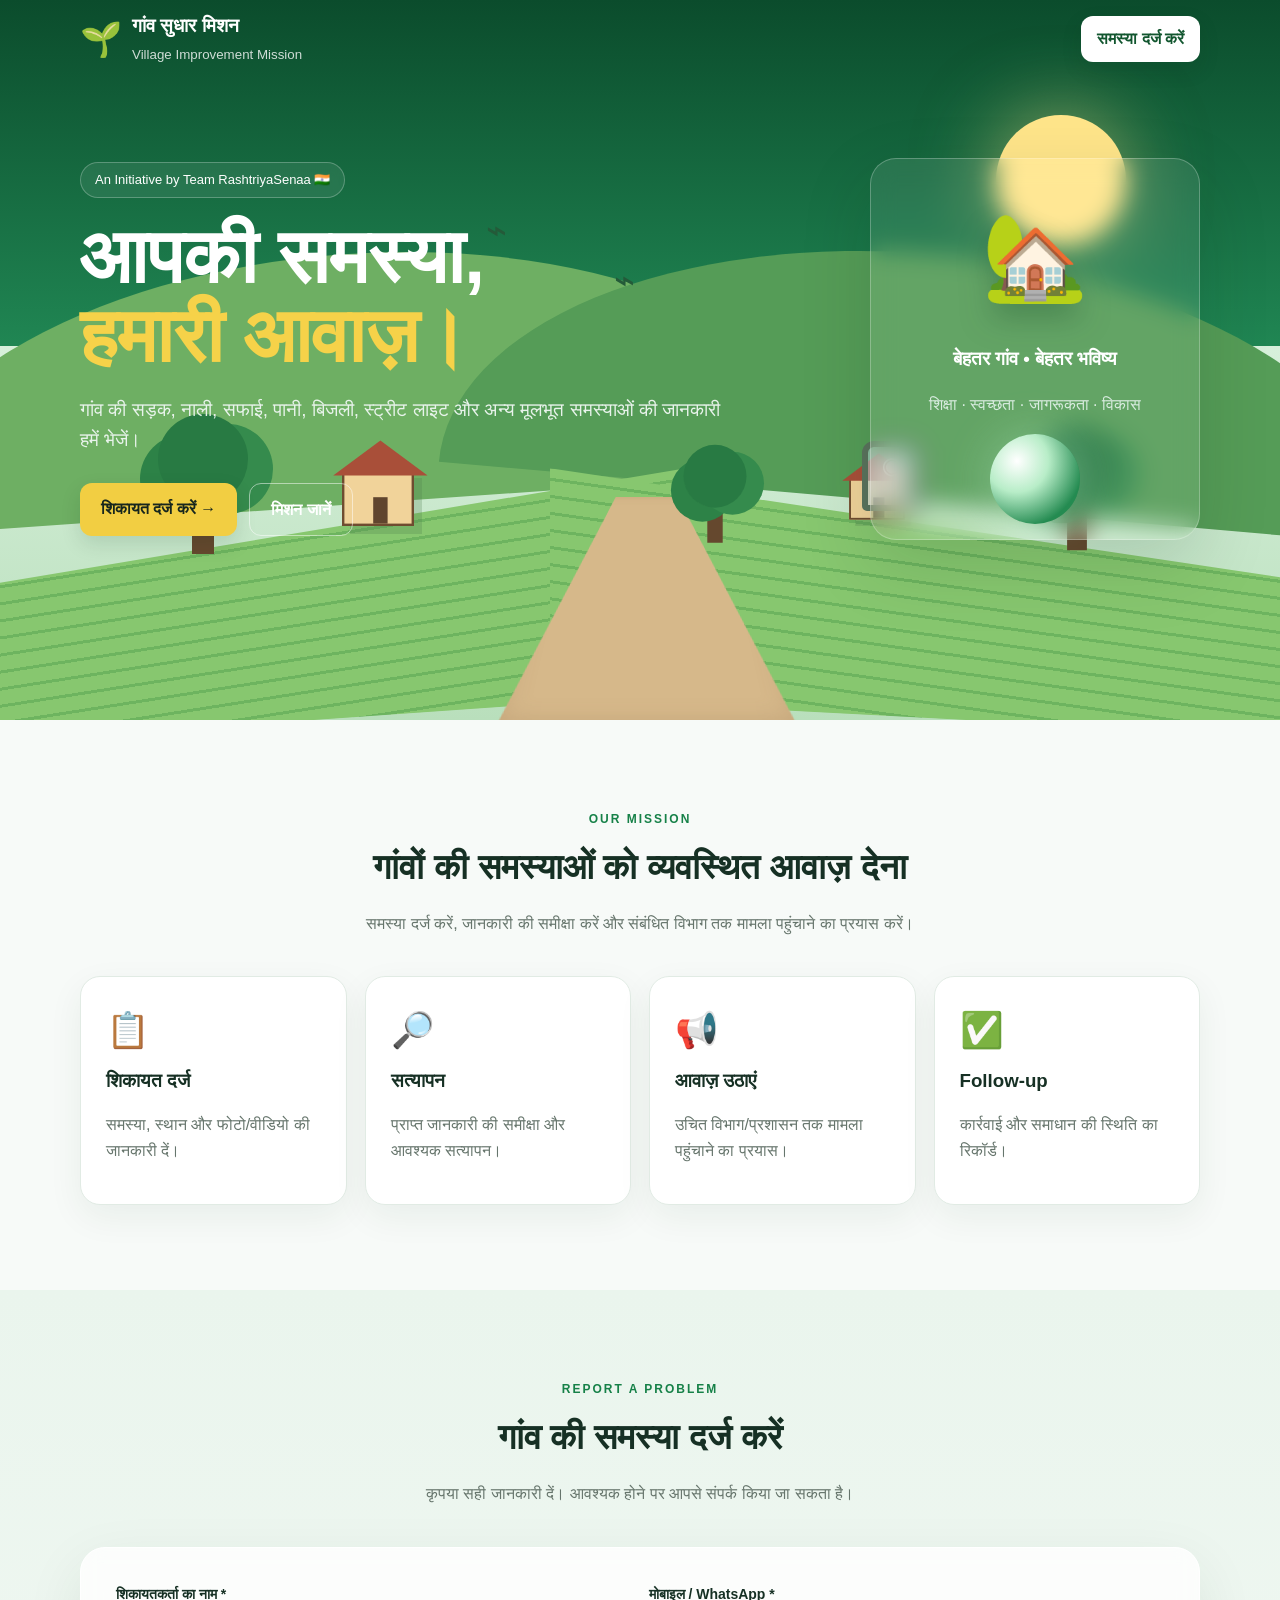
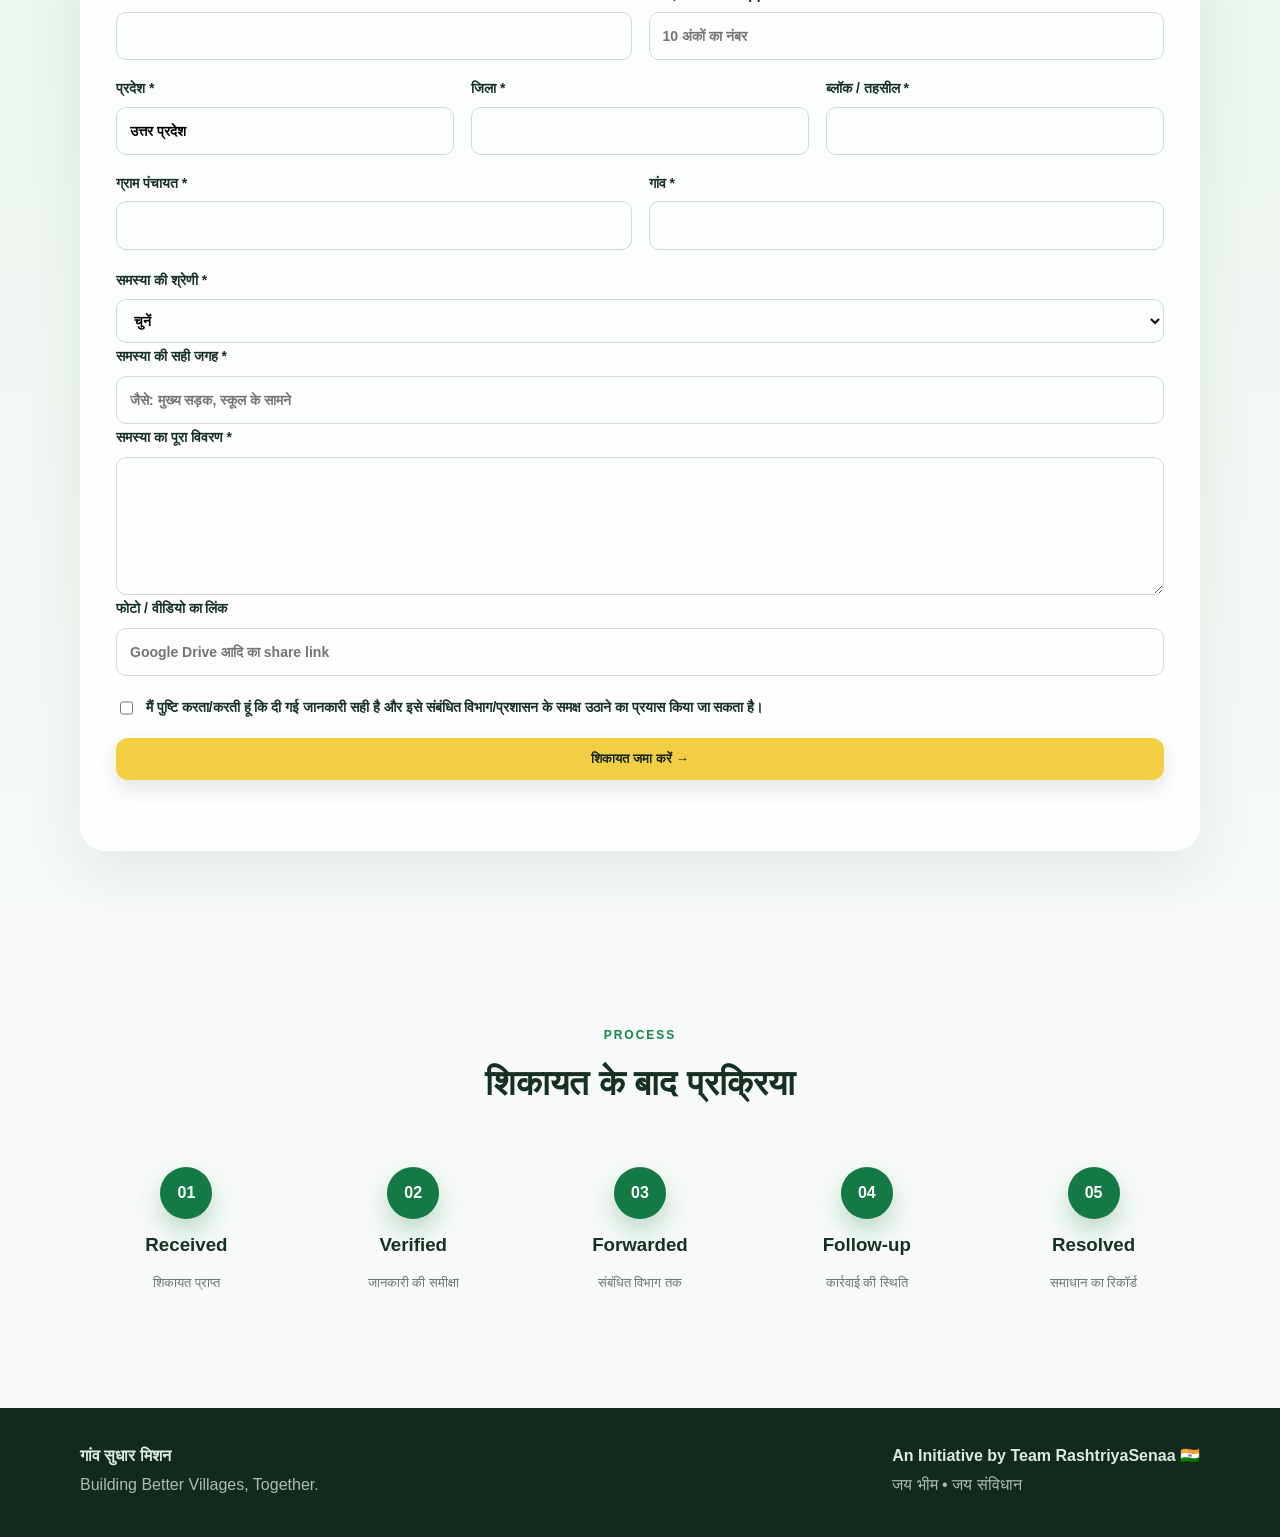
<file: index.html>
<!doctype html><html lang="hi"><head><meta charset="utf-8"><meta name="viewport" content="width=device-width,initial-scale=1"><title>गांव सुधार मिशन | Village Improvement Mission</title><meta name="description" content="गांव सुधार मिशन — गांव की समस्याओं को आवाज़ देने की एक पहल।"><link rel="stylesheet" href="style.css"></head><body>
<div class="progress"></div>
<header class="hero"><nav class="nav container"><a href="#" class="brand"><span class="brand-mark">🌱</span><span><strong>गांव सुधार मिशन</strong><small>Village Improvement Mission</small></span></a><a href="#complaint" class="btn small">समस्या दर्ज करें</a></nav>
<div class="hero-scene" aria-hidden="true"><div class="sun"></div><div class="cloud c1"></div><div class="cloud c2"></div><div class="hill back"></div><div class="hill front"></div><div class="field f1"></div><div class="field f2"></div><div class="road"></div><div class="house h1"><i></i></div><div class="house h2"><i></i></div><div class="tree t1"></div><div class="tree t2"></div><div class="tree t3"></div><div class="water-tank">◉</div><div class="bird b1">⌁</div><div class="bird b2">⌁</div></div>
<div class="hero-content container"><div class="hero-copy reveal"><span class="pill">An Initiative by Team RashtriyaSenaa 🇮🇳</span><h1>आपकी समस्या,<br><em>हमारी आवाज़।</em></h1><p>गांव की सड़क, नाली, सफाई, पानी, बिजली, स्ट्रीट लाइट और अन्य मूलभूत समस्याओं की जानकारी हमें भेजें।</p><div class="actions"><a class="btn primary" href="#complaint">शिकायत दर्ज करें <span>→</span></a><a class="btn ghost" href="#mission">मिशन जानें</a></div></div><div class="floating-card reveal delay"><div class="mini-village">🏡</div><h3>बेहतर गांव • बेहतर भविष्य</h3><p>शिक्षा · स्वच्छता · जागरूकता · विकास</p><div class="orb"></div></div></div></header>
<section id="mission" class="section container"><div class="heading reveal"><span>OUR MISSION</span><h2>गांवों की समस्याओं को व्यवस्थित आवाज़ देना</h2><p>समस्या दर्ज करें, जानकारी की समीक्षा करें और संबंधित विभाग तक मामला पहुंचाने का प्रयास करें।</p></div><div class="cards"><article class="tilt reveal"><b>📋</b><h3>शिकायत दर्ज</h3><p>समस्या, स्थान और फोटो/वीडियो की जानकारी दें।</p></article><article class="tilt reveal"><b>🔎</b><h3>सत्यापन</h3><p>प्राप्त जानकारी की समीक्षा और आवश्यक सत्यापन।</p></article><article class="tilt reveal"><b>📢</b><h3>आवाज़ उठाएं</h3><p>उचित विभाग/प्रशासन तक मामला पहुंचाने का प्रयास।</p></article><article class="tilt reveal"><b>✅</b><h3>Follow-up</h3><p>कार्रवाई और समाधान की स्थिति का रिकॉर्ड।</p></article></div></section>
<section id="complaint" class="section complaint"><div class="container"><div class="heading reveal"><span>REPORT A PROBLEM</span><h2>गांव की समस्या दर्ज करें</h2><p>कृपया सही जानकारी दें। आवश्यक होने पर आपसे संपर्क किया जा सकता है।</p></div><form id="complaintForm" class="form-card reveal"><div class="grid two"><label>शिकायतकर्ता का नाम *<input name="name" required maxlength="80"></label><label>मोबाइल / WhatsApp *<input name="mobile" required inputmode="tel" pattern="[6-9][0-9]{9}" maxlength="10" placeholder="10 अंकों का नंबर"></label></div><div class="grid three"><label>प्रदेश *<input name="state" required value="उत्तर प्रदेश"></label><label>जिला *<input name="district" required></label><label>ब्लॉक / तहसील *<input name="block" required></label></div><div class="grid two"><label>ग्राम पंचायत *<input name="panchayat" required></label><label>गांव *<input name="village" required></label></div><label>समस्या की श्रेणी *<select name="category" required><option value="">चुनें</option><option>सड़क</option><option>नाली / जल निकासी</option><option>साफ-सफाई</option><option>कूड़ा / कूड़ेदान</option><option>स्ट्रीट लाइट</option><option>पेयजल</option><option>बिजली</option><option>स्कूल / शिक्षा</option><option>स्वास्थ्य</option><option>शौचालय</option><option>सार्वजनिक भवन</option><option>अन्य</option></select></label><label>समस्या की सही जगह *<input name="location" required maxlength="250" placeholder="जैसे: मुख्य सड़क, स्कूल के सामने"></label><label>समस्या का पूरा विवरण *<textarea name="description" required maxlength="2000" rows="5"></textarea></label><label>फोटो / वीडियो का लिंक <input name="media" type="url" placeholder="Google Drive आदि का share link"></label><label class="consent"><input type="checkbox" name="consent" required><span>मैं पुष्टि करता/करती हूं कि दी गई जानकारी सही है और इसे संबंधित विभाग/प्रशासन के समक्ष उठाने का प्रयास किया जा सकता है।</span></label><button id="submitBtn" class="btn primary full" type="submit">शिकायत जमा करें →</button><div id="formMsg" role="status"></div></form></div></section>
<section class="section container"><div class="heading reveal"><span>PROCESS</span><h2>शिकायत के बाद प्रक्रिया</h2></div><div class="steps"><div class="step reveal"><i>01</i><h3>Received</h3><p>शिकायत प्राप्त</p></div><div class="step reveal"><i>02</i><h3>Verified</h3><p>जानकारी की समीक्षा</p></div><div class="step reveal"><i>03</i><h3>Forwarded</h3><p>संबंधित विभाग तक</p></div><div class="step reveal"><i>04</i><h3>Follow-up</h3><p>कार्रवाई की स्थिति</p></div><div class="step reveal"><i>05</i><h3>Resolved</h3><p>समाधान का रिकॉर्ड</p></div></div></section>
<footer><div class="container footer"><div><strong>गांव सुधार मिशन</strong><p>Building Better Villages, Together.</p></div><div><strong>An Initiative by Team RashtriyaSenaa 🇮🇳</strong><p>जय भीम • जय संविधान</p></div></div></footer>
<div id="modal" class="modal"><div class="modal-box"><div class="ok">✓</div><h2>शिकायत दर्ज हो गई!</h2><p id="idText"></p><p>Complaint ID सुरक्षित रखें।</p><button class="btn primary" onclick="closeModal()">ठीक है</button></div></div><script src="config.js"></script><script src="script.js"></script></body></html>
</file>
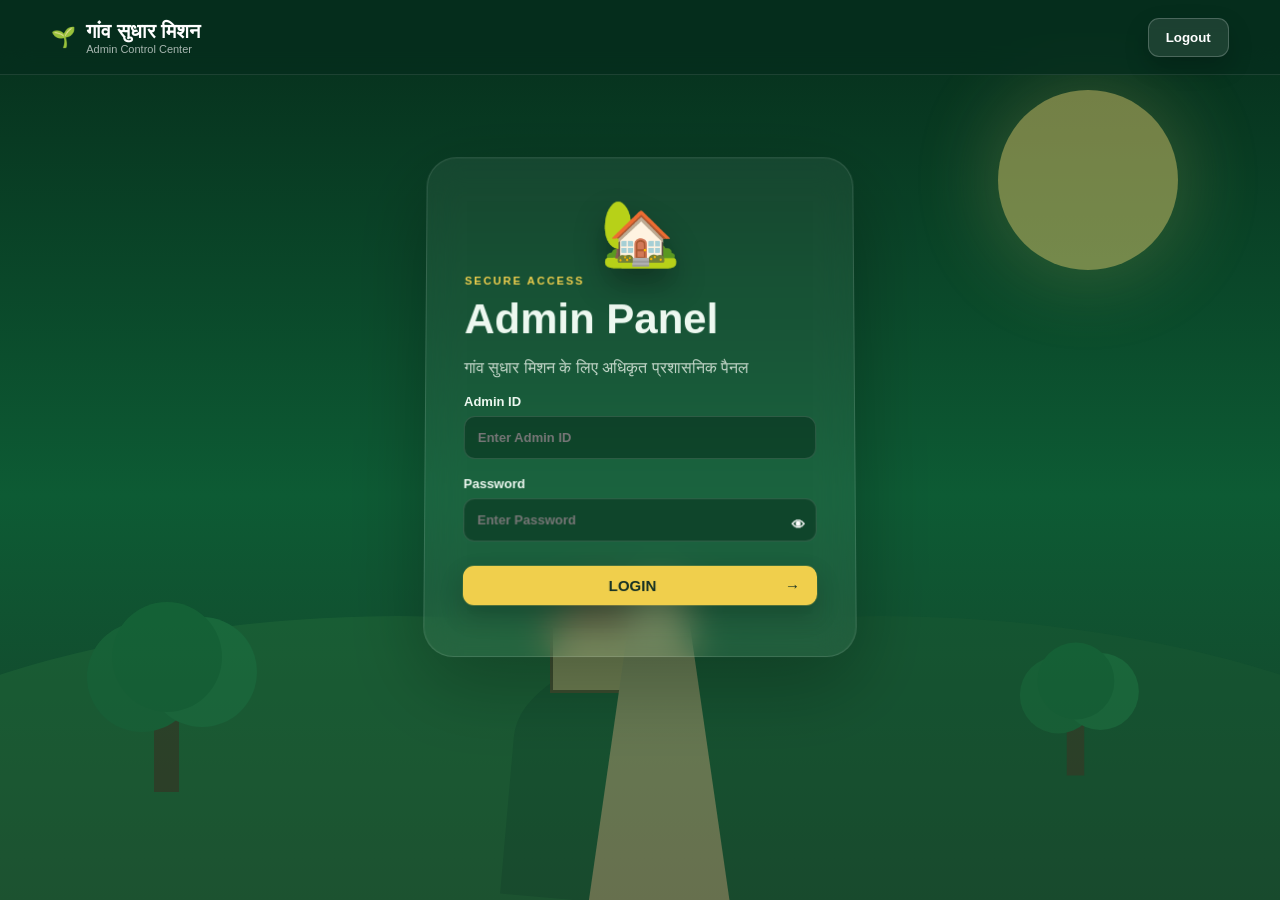
<file: admin/index.html>
<!doctype html><html lang="hi"><head><meta charset="utf-8"><meta name="viewport" content="width=device-width,initial-scale=1"><title>VIM 3D Admin</title><link rel="stylesheet" href="admin.css"></head><body><div class="scene"><div class="sun"></div><div class="hill h1"></div><div class="hill h2"></div><div class="tree t1"></div><div class="tree t2"></div><div class="house"></div><div class="road"></div></div><header><a href="../" class="brand">🌱 <span>गांव सुधार मिशन<small>Admin Control Center</small></span></a><button id="logout">Logout</button></header><main><section id="login" class="login-card glass"><div class="logo3d">🏡</div><span class="eyebrow">SECURE ACCESS</span><h1>Admin Panel</h1><p>गांव सुधार मिशन के लिए अधिकृत प्रशासनिक पैनल</p><label>Admin ID<input id="adminId" autocomplete="username" placeholder="Enter Admin ID"></label><label>Password<div class="pass"><input id="password" type="password" autocomplete="current-password" placeholder="Enter Password"><button id="eye" type="button">👁</button></div></label><button id="loginBtn" class="login-btn">LOGIN <span>→</span></button><div id="loginMsg"></div></section><section id="dashboard" hidden><div class="dash-title"><div><span class="eyebrow">CONTROL CENTER</span><h2>Welcome, Admin 👋</h2></div><button id="refresh">↻ Refresh Data</button></div><div class="stats"><div class="stat glass"><span>📋</span><b id="total">0</b><small>Total Complaints</small></div><div class="stat glass"><span>📥</span><b id="received">0</b><small>Received</small></div><div class="stat glass"><span>⚙️</span><b id="progress">0</b><small>In Process</small></div><div class="stat glass"><span>✅</span><b id="resolved">0</b><small>Resolved</small></div></div><div class="panel glass"><div class="toolbar"><input id="search" placeholder="🔎 ID, नाम, गांव, जिला..."><select id="filter"><option value="">All Status</option><option>Received</option><option>Verified</option><option>Forwarded</option><option>Under Process</option><option>Resolved</option></select></div><div class="table-wrap"><table><thead><tr><th>Complaint ID</th><th>नाम</th><th>जिला</th><th>गांव</th><th>Category</th><th>Status</th><th>Action</th></tr></thead><tbody id="rows"></tbody></table></div></div><div id="editor" class="panel glass" hidden><span class="eyebrow">CASE MANAGEMENT</span><h3>Complaint Update</h3><input type="hidden" id="editId"><div class="edit-grid"><label>Status<select id="editStatus"><option>Received</option><option>Verified</option><option>Forwarded</option><option>Under Process</option><option>Resolved</option></select></label><label>Verification<select id="editVerification"><option>Pending</option><option>Verified</option><option>Rejected</option></select></label><label>Department<input id="editDept"></label><label>Reference No.<input id="editRef"></label><label>Follow-up<input id="editFollow"></label><label>Action Taken<textarea id="editAction"></textarea></label><label>Remarks<textarea id="editRemarks"></textarea></label></div><button id="save">Save Update ✓</button> <button id="cancel" class="secondary">Cancel</button><span id="editMsg"></span></div></section></main><script src="admin-config.js"></script><script src="admin.js"></script></body></html>
</file>
<file: style.css>
*{box-sizing:border-box}html{scroll-behavior:smooth}body{margin:0;color:#163024;background:#f7faf8;font-family:Arial,"Noto Sans Devanagari",sans-serif;line-height:1.6;overflow-x:hidden}.container{width:min(1120px,92%);margin:auto}.hero{min-height:720px;position:relative;overflow:hidden;color:#fff;background:linear-gradient(180deg,#0b4c2c 0%,#208653 48%,#d7f0db 48.1%,#b9dfbc 100%)}.nav{height:78px;position:relative;z-index:10;display:flex;justify-content:space-between;align-items:center}.brand{color:#fff;text-decoration:none;display:flex;gap:10px;align-items:center}.brand-mark{font-size:34px}.brand strong{display:block;font-size:19px}.brand small{opacity:.8}.btn{display:inline-block;border:0;border-radius:12px;padding:13px 21px;font-weight:800;text-decoration:none;cursor:pointer;transition:.25s;box-shadow:0 8px 20px #082d1b20}.btn:hover{transform:translateY(-3px)}.btn.small{padding:10px 16px;background:#fff;color:#12562f}.btn.primary{background:#f2ce42;color:#17261d}.btn.ghost{color:#fff;border:1px solid #ffffff80;box-shadow:none}.hero-content{position:relative;z-index:5;display:grid;grid-template-columns:1.35fr .7fr;gap:50px;align-items:center;padding-top:80px}.pill{display:inline-block;border:1px solid #ffffff40;background:#ffffff13;border-radius:30px;padding:7px 14px;font-size:13px;backdrop-filter:blur(6px)}.hero h1{font-size:clamp(44px,6.2vw,76px);line-height:1.03;margin:20px 0}.hero h1 em{font-style:normal;color:#f6d249}.hero-copy p{font-size:19px;max-width:650px;color:#e8f3eb}.actions{display:flex;gap:12px;flex-wrap:wrap;margin-top:27px}.floating-card{justify-self:end;width:min(330px,100%);padding:30px;border-radius:26px;background:#ffffff16;border:1px solid #ffffff40;backdrop-filter:blur(12px);box-shadow:0 25px 70px #052b1825;transform:perspective(900px) rotateY(-8deg) rotateX(3deg);animation:float 5s ease-in-out infinite}.mini-village{font-size:85px;text-align:center;filter:drop-shadow(0 15px 15px #06351c40)}.floating-card h3{text-align:center}.floating-card p{text-align:center;color:#d9ece0}.orb{width:90px;height:90px;border-radius:50%;margin:15px auto -15px;background:radial-gradient(circle at 30% 30%,#fff,#b8edc8 35%,#248b51 75%);box-shadow:0 0 45px #b7efc855;animation:pulse 3s infinite}.hero-scene{position:absolute;inset:0;z-index:1;pointer-events:none}.sun{position:absolute;width:130px;height:130px;border-radius:50%;background:#ffe58a;right:12%;top:16%;box-shadow:0 0 80px #ffe58a88}.cloud{position:absolute;width:130px;height:34px;background:#ffffff32;border-radius:40px;filter:blur(1px);animation:cloud 22s linear infinite}.cloud:before,.cloud:after{content:"";position:absolute;background:inherit;border-radius:50%}.cloud:before{width:55px;height:55px;left:25px;bottom:0}.cloud:after{width:70px;height:70px;right:20px;bottom:0}.c1{top:17%;left:-160px}.c2{top:28%;left:-300px;animation-duration:30s;animation-delay:-12s}.hill{position:absolute;bottom:30%;width:75%;height:250px;border-radius:50% 50% 0 0/100% 100% 0 0;transform:rotate(-4deg)}.hill.back{left:-10%;background:#6eaf63}.hill.front{right:-10%;background:#559c57;transform:rotate(5deg)}.field{position:absolute;bottom:0;width:65%;height:32%;background:repeating-linear-gradient(175deg,#87c76f 0 14px,#6db45f 14px 17px);clip-path:polygon(0 35%,100% 0,100% 100%,0 100%)}.f1{left:-8%;transform:skewY(-4deg)}.f2{right:-8%;transform:scaleX(-1) skewY(-3deg)}.road{position:absolute;bottom:-4%;left:42%;width:17%;height:47%;background:#d6b88a;transform:perspective(500px) rotateX(52deg);clip-path:polygon(32% 0,68% 0,100% 100%,0 100%);box-shadow:inset 0 0 20px #8e704e40}.house{position:absolute;bottom:26%;width:90px;height:70px;background:#f1d39a;border:3px solid #6f4c30;box-shadow:10px 10px 0 #4c7e4b40}.house:before{content:"";position:absolute;left:-14px;top:-40px;border-left:59px solid transparent;border-right:59px solid transparent;border-bottom:44px solid #a94f39}.house i{position:absolute;width:18px;height:33px;background:#60452e;left:36px;bottom:0}.h1{left:26%;transform:scale(.8)}.h2{left:65%;transform:scale(.62)}.tree{position:absolute;bottom:23%;width:22px;height:75px;background:#65482e}.tree:before{content:"";position:absolute;width:90px;height:90px;border-radius:50%;background:#287a43;left:-34px;top:-65px;box-shadow:25px 10px 0 #358b4d,-18px 20px 0 #2d8247}.t1{left:15%}.t2{left:55%;transform:scale(.7)}.t3{right:15%;transform:scale(.9)}.water-tank{position:absolute;bottom:29%;right:28%;width:60px;height:70px;border:6px solid #5b735d;border-radius:12px 12px 5px 5px;background:#b9d9df88;text-align:center;font-size:25px}.bird{position:absolute;color:#245a39;font-size:35px}.b1{top:28%;left:38%;animation:bird 7s ease-in-out infinite}.b2{top:35%;left:48%;animation:bird 9s ease-in-out infinite reverse}.section{padding:85px 0}.heading{text-align:center;max-width:780px;margin:0 auto 40px}.heading>span{color:#168148;font-size:12px;font-weight:900;letter-spacing:2px}.heading h2{font-size:35px;margin:8px 0}.heading p{color:#66756c}.cards{display:grid;grid-template-columns:repeat(4,1fr);gap:18px}.cards article{background:#fff;border:1px solid #e1ebe4;border-radius:20px;padding:25px;box-shadow:0 12px 35px #123a1810;transform-style:preserve-3d;transition:transform .2s,box-shadow .2s}.cards article:hover{box-shadow:0 22px 45px #123a1820}.cards b{font-size:35px}.cards h3{margin:8px 0}.cards p{color:#66756c}.complaint{background:linear-gradient(180deg,#eaf5ed,#f7faf8)}.form-card{background:#ffffffcc;border:1px solid #fff;border-radius:25px;padding:35px;box-shadow:0 20px 60px #123a1815;backdrop-filter:blur(10px)}.grid{display:grid;gap:17px;margin-bottom:17px}.two{grid-template-columns:1fr 1fr}.three{grid-template-columns:repeat(3,1fr)}label{font-size:14px;font-weight:800}input,select,textarea{font:inherit;width:100%;display:block;margin-top:7px;padding:12px 13px;border:1px solid #cbd9d0;border-radius:10px;background:#fbfefc}input:focus,select:focus,textarea:focus{outline:2px solid #a8dab9;border-color:#32925b}.consent{display:flex;gap:10px;margin:20px 0}.consent input{width:auto;margin-top:5px}.full{width:100%}#formMsg{min-height:25px;margin-top:10px;font-weight:700}.steps{display:grid;grid-template-columns:repeat(5,1fr);gap:14px}.step{text-align:center;padding:16px;transition:.3s}.step:hover{transform:translateY(-8px)}.step i{display:grid;place-items:center;width:52px;height:52px;border-radius:50%;background:#147a45;color:#fff;font-style:normal;font-weight:900;margin:auto;box-shadow:0 12px 25px #147a4540}.step h3{margin:11px 0 3px}.step p{color:#68766e;font-size:13px}footer{background:#102b1c;color:#dceae1;padding:35px 0}.footer{display:flex;justify-content:space-between;gap:20px}.footer p{margin:4px 0;color:#a9bdb0}.modal{position:fixed;inset:0;background:#0008;display:none;align-items:center;justify-content:center;padding:20px;z-index:99}.modal.show{display:flex}.modal-box{background:#fff;border-radius:22px;padding:36px;text-align:center;max-width:420px}.ok{width:64px;height:64px;border-radius:50%;background:#d9f3e2;color:#148346;display:grid;place-items:center;font-size:35px;margin:auto}.progress{position:fixed;top:0;left:0;height:3px;background:#f2ce42;width:0;z-index:1000}.reveal{opacity:0;transform:translateY(28px);transition:opacity .7s ease,transform .7s ease}.reveal.visible{opacity:1;transform:none}@keyframes float{0%,100%{transform:perspective(900px) rotateY(-8deg) rotateX(3deg) translateY(0)}50%{transform:perspective(900px) rotateY(-5deg) rotateX(1deg) translateY(-12px)}}@keyframes pulse{50%{transform:scale(1.08)}}@keyframes cloud{to{transform:translateX(calc(100vw + 500px))}}@keyframes bird{50%{transform:translate(60px,-18px)}}@media(max-width:800px){.hero{min-height:800px}.hero-content{grid-template-columns:1fr;padding-top:55px}.floating-card{justify-self:center;width:280px}.cards{grid-template-columns:1fr 1fr}.steps{grid-template-columns:1fr 1fr}.three{grid-template-columns:1fr}.hero-scene{opacity:.65}}@media(max-width:520px){.nav{height:70px}.brand small{display:none}.cards,.two{grid-template-columns:1fr}.hero h1{font-size:45px}.form-card{padding:20px}}
</file>
<file: admin/admin.css>
*{box-sizing:border-box}html{scroll-behavior:smooth}body{margin:0;min-height:100vh;color:#edf8f0;font-family:Arial,"Noto Sans Devanagari",sans-serif;background:linear-gradient(180deg,#062d1b,#0d5b34 55%,#173f29);overflow-x:hidden}.scene{position:fixed;inset:0;pointer-events:none;overflow:hidden;opacity:.45}.sun{position:absolute;width:180px;height:180px;border-radius:50%;right:8%;top:10%;background:#f8dc75;box-shadow:0 0 90px #f8dc7580}.hill{position:absolute;bottom:-4%;width:75%;height:35%;border-radius:50% 50% 0 0;background:#246b3b}.h1{left:-15%;transform:rotate(-5deg)}.h2{right:-15%;background:#1b5933;transform:rotate(5deg)}.tree{position:absolute;bottom:12%;width:25px;height:110px;background:#4a3625}.tree:before{content:"";position:absolute;width:110px;height:110px;border-radius:50%;background:#1c743e;left:-42px;top:-80px;box-shadow:35px 15px #26834a,-25px 20px #217541}.t1{left:12%}.t2{right:15%;transform:scale(.7)}.house{position:absolute;bottom:23%;left:43%;width:100px;height:70px;background:#d9b77b;border:3px solid #6d4a30}.house:before{content:"";position:absolute;left:-17px;top:-48px;border-left:65px solid transparent;border-right:65px solid transparent;border-bottom:50px solid #914735}.road{position:absolute;bottom:-10%;left:45%;width:13%;height:45%;background:#c9ad7d;clip-path:polygon(35% 0,65% 0,100% 100%,0 100%)}header{height:75px;padding:0 4%;display:flex;align-items:center;justify-content:space-between;position:relative;z-index:5;background:#062e1dcc;backdrop-filter:blur(15px);border-bottom:1px solid #ffffff18}.brand{color:#fff;text-decoration:none;font-weight:900;font-size:20px;display:flex;gap:10px;align-items:center}.brand small{display:block;font-size:11px;opacity:.65;font-weight:500}.brand:first-letter{font-size:32px}button{border:0;border-radius:11px;padding:11px 17px;background:#f0cf4c;color:#173225;font-weight:900;cursor:pointer;transition:.25s;box-shadow:0 10px 25px #0003}button:hover{transform:translateY(-3px);box-shadow:0 14px 30px #0004}#logout{background:#ffffff18;color:#fff;border:1px solid #ffffff35}main{width:min(1200px,93%);margin:35px auto;position:relative;z-index:3}.glass{background:#ffffff0d;border:1px solid #ffffff20;backdrop-filter:blur(18px);box-shadow:0 25px 80px #0004}.login-card{width:min(430px,100%);margin:80px auto;padding:38px;border-radius:30px;text-align:left;transform:perspective(1000px) rotateX(2deg);animation:cardFloat 5s ease-in-out infinite}.logo3d{font-size:65px;text-align:center;filter:drop-shadow(0 15px 15px #0005);animation:float 4s ease-in-out infinite}.eyebrow{font-size:11px;letter-spacing:2px;color:#f0cf4c;font-weight:900}.login-card h1{font-size:42px;margin:7px 0}.login-card p{color:#c6d8cb}.login-card label,.edit-grid label{display:block;font-size:13px;font-weight:800;margin-top:17px}.login-card input,.edit-grid input,.edit-grid select,.edit-grid textarea,.toolbar input,.toolbar select{display:block;width:100%;margin-top:7px;padding:13px;border-radius:11px;border:1px solid #ffffff22;background:#001d1166;color:#fff;font:inherit}.pass{position:relative}.pass input{padding-right:50px}.pass button{position:absolute;right:5px;top:12px;padding:7px;background:transparent;color:#fff;box-shadow:none}.login-btn{width:100%;margin-top:24px;font-size:15px}.login-btn span{float:right}#loginMsg,#editMsg{display:block;margin-top:12px;font-weight:800;color:#ffd0d0}.dash-title{display:flex;justify-content:space-between;align-items:end;margin-bottom:22px}.dash-title h2{font-size:34px;margin:5px 0}.stats{display:grid;grid-template-columns:repeat(4,1fr);gap:17px}.stat{padding:23px;border-radius:22px;transform-style:preserve-3d;transition:.25s}.stat:hover{transform:perspective(700px) rotateY(-5deg) translateY(-7px)}.stat span{font-size:27px}.stat b{display:block;font-size:35px;color:#f0cf4c;margin-top:8px}.stat small{color:#bed1c5}.panel{padding:22px;border-radius:23px;margin-top:20px}.toolbar{display:flex;gap:12px;margin-bottom:18px}.toolbar input{flex:1}.table-wrap{overflow:auto}table{border-collapse:collapse;width:100%;min-width:850px;background:#001b1040}th,td{text-align:left;padding:12px;border-bottom:1px solid #ffffff12;font-size:13px}th{color:#f0cf4c;background:#ffffff09}.edit-grid{display:grid;grid-template-columns:1fr 1fr;gap:12px}.edit-grid textarea{min-height:90px}.secondary{background:#ffffff18;color:#fff;border:1px solid #ffffff25;margin-left:7px}.table-wrap button{padding:7px 10px;font-size:12px}@keyframes float{50%{transform:translateY(-10px)}}@keyframes cardFloat{50%{transform:perspective(1000px) rotateX(2deg) translateY(-8px)}}@media(max-width:800px){.stats{grid-template-columns:1fr 1fr}.edit-grid{grid-template-columns:1fr}.dash-title{align-items:start;gap:15px;flex-direction:column}.login-card{margin:45px auto}.scene{opacity:.25}}@media(max-width:500px){.stats{grid-template-columns:1fr}.login-card{padding:25px}.login-card h1{font-size:34px}}
</file>
